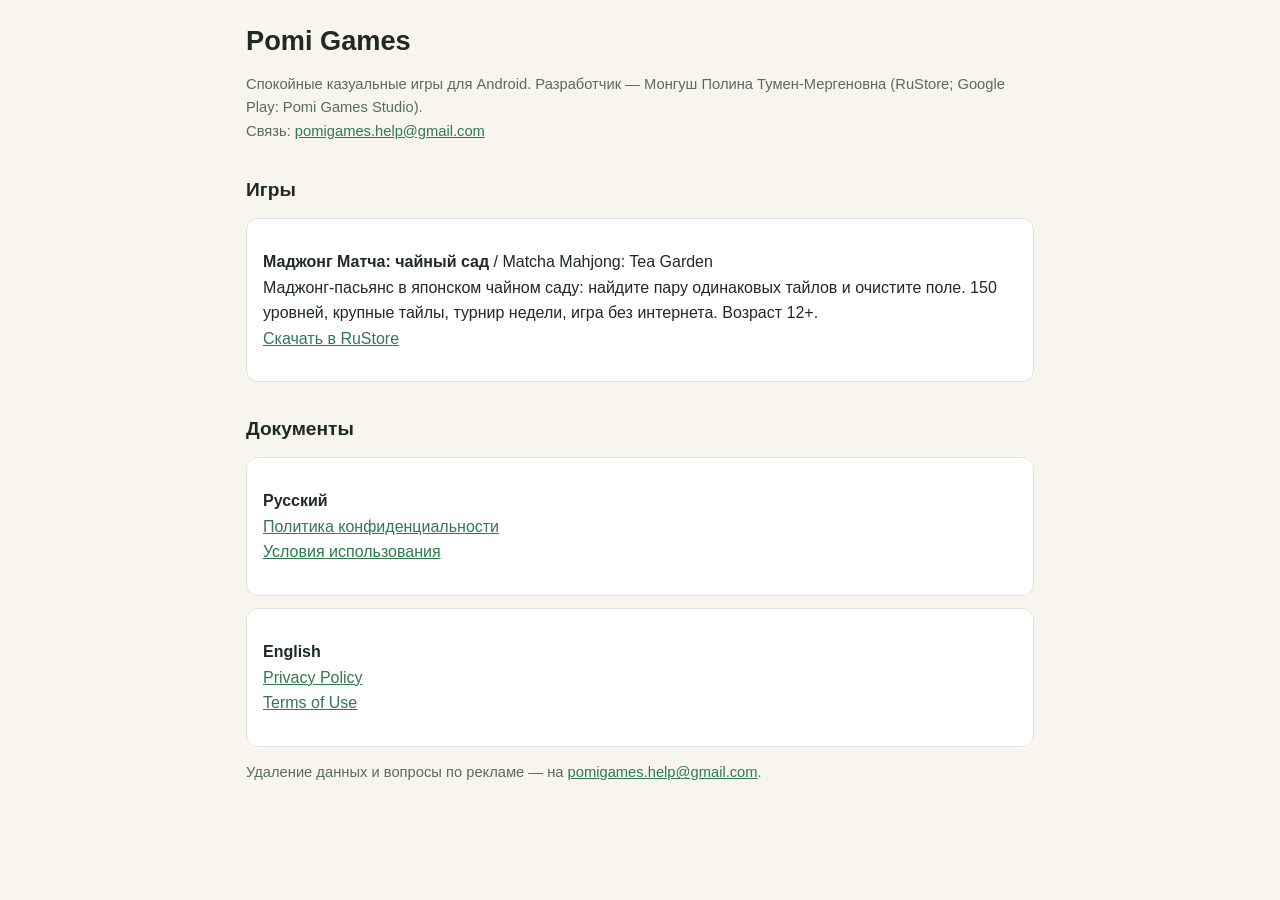
<file: index.html>
<!doctype html>
<html lang="ru">
<head>
<meta charset="utf-8">
<meta name="viewport" content="width=device-width, initial-scale=1">
<title>Pomi Games — казуальные игры</title>
<meta name="description" content="Pomi Games — спокойные казуальные игры для Android: «Маджонг Матча: чайный сад».">
<link rel="stylesheet" href="style.css">
</head>
<body>
<main>
<header>
<h1>Pomi Games</h1>
<p class="muted">Спокойные казуальные игры для Android. Разработчик — Монгуш Полина Тумен-Мергеновна (RuStore; Google Play: Pomi Games Studio).<br>
Связь: <a href="mailto:pomigames.help@gmail.com">pomigames.help@gmail.com</a></p>
</header>

<h2>Игры</h2>
<div class="card">
<p><b>Маджонг Матча: чайный сад</b> / Matcha Mahjong: Tea Garden<br>
Маджонг-пасьянс в японском чайном саду: найдите пару одинаковых тайлов и очистите поле. 150 уровней, крупные тайлы,
турнир недели, игра без интернета. Возраст 12+.<br>
<a href="https://www.rustore.ru/catalog/app/com.pomigames.matchamahjong">Скачать в RuStore</a></p>
</div>

<h2>Документы</h2>
<div class="card">
<p><b>Русский</b><br>
<a href="ru/privacy.html">Политика конфиденциальности</a><br>
<a href="ru/terms.html">Условия использования</a></p>
</div>
<div class="card">
<p><b>English</b><br>
<a href="en/privacy.html">Privacy Policy</a><br>
<a href="en/terms.html">Terms of Use</a></p>
</div>
<p class="muted">Удаление данных и вопросы по рекламе — на <a href="mailto:pomigames.help@gmail.com">pomigames.help@gmail.com</a>.</p>
</main>
</body>
</html>
</file>
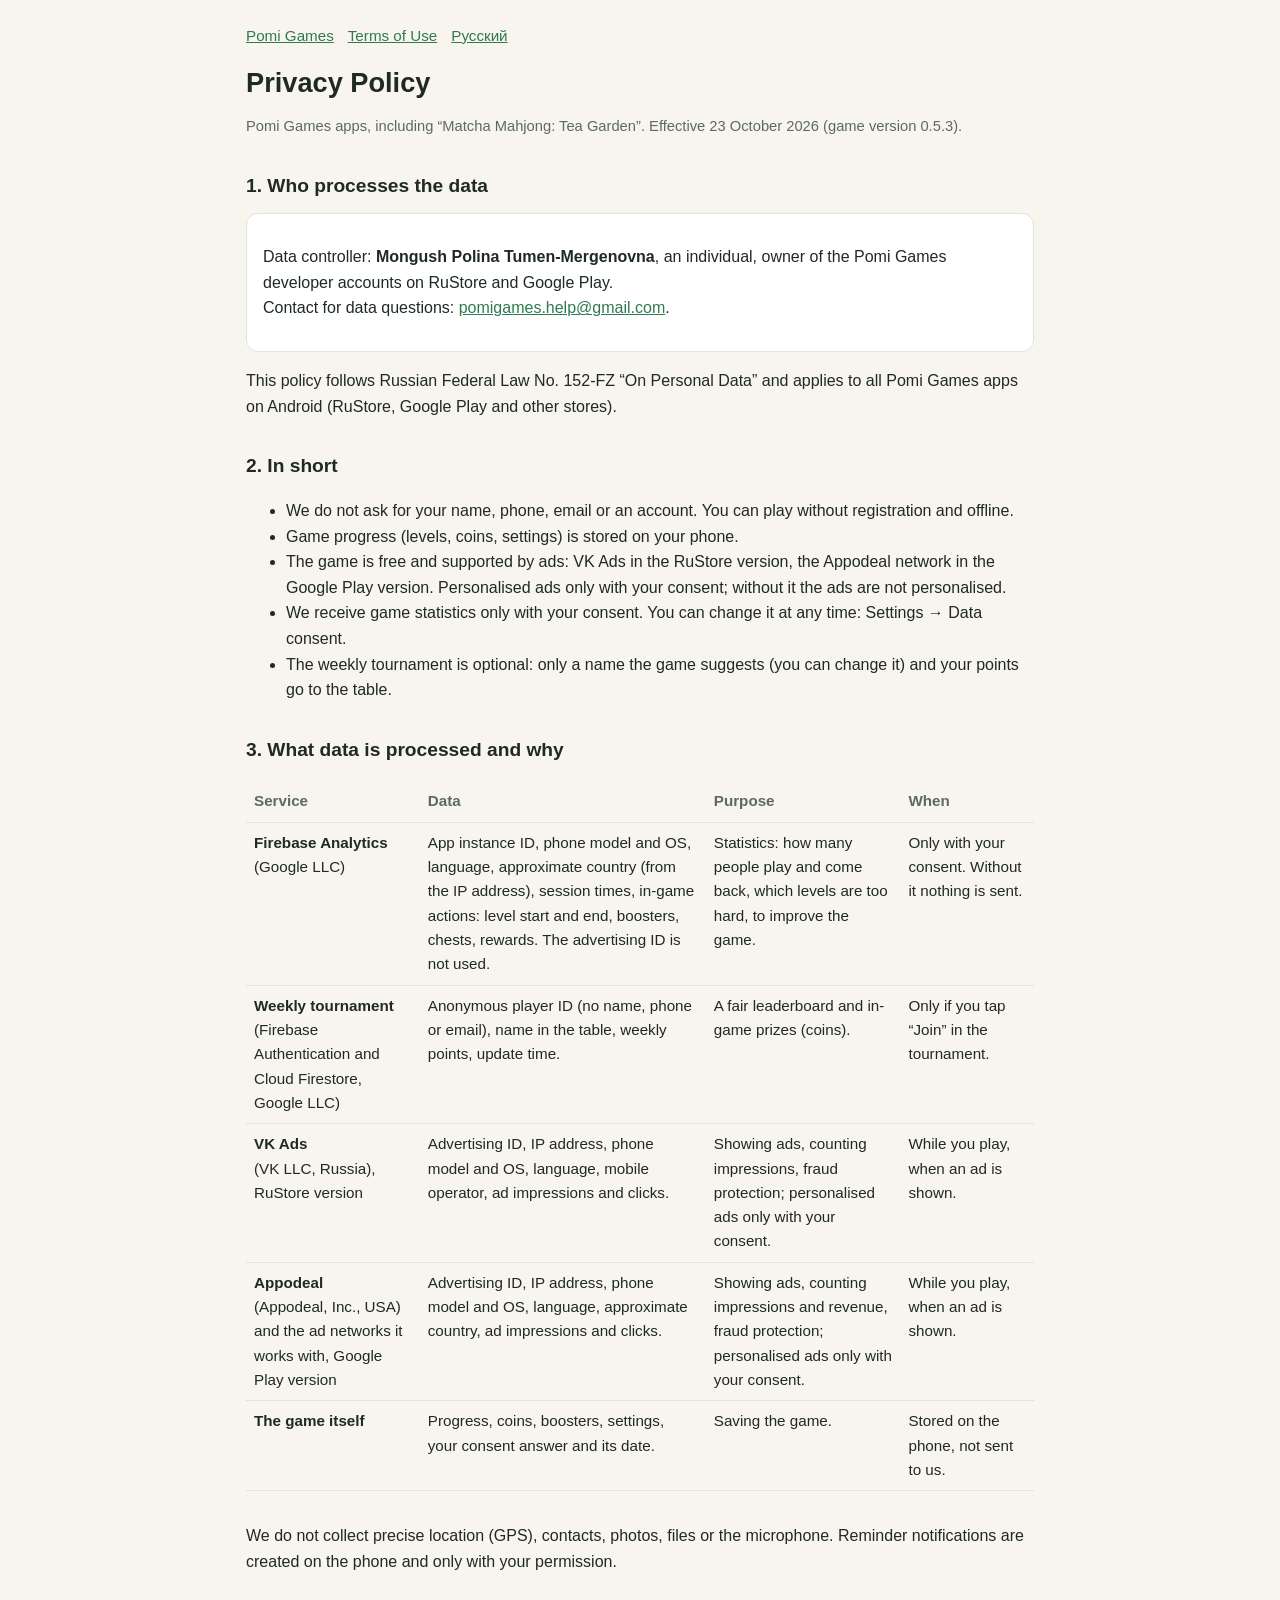
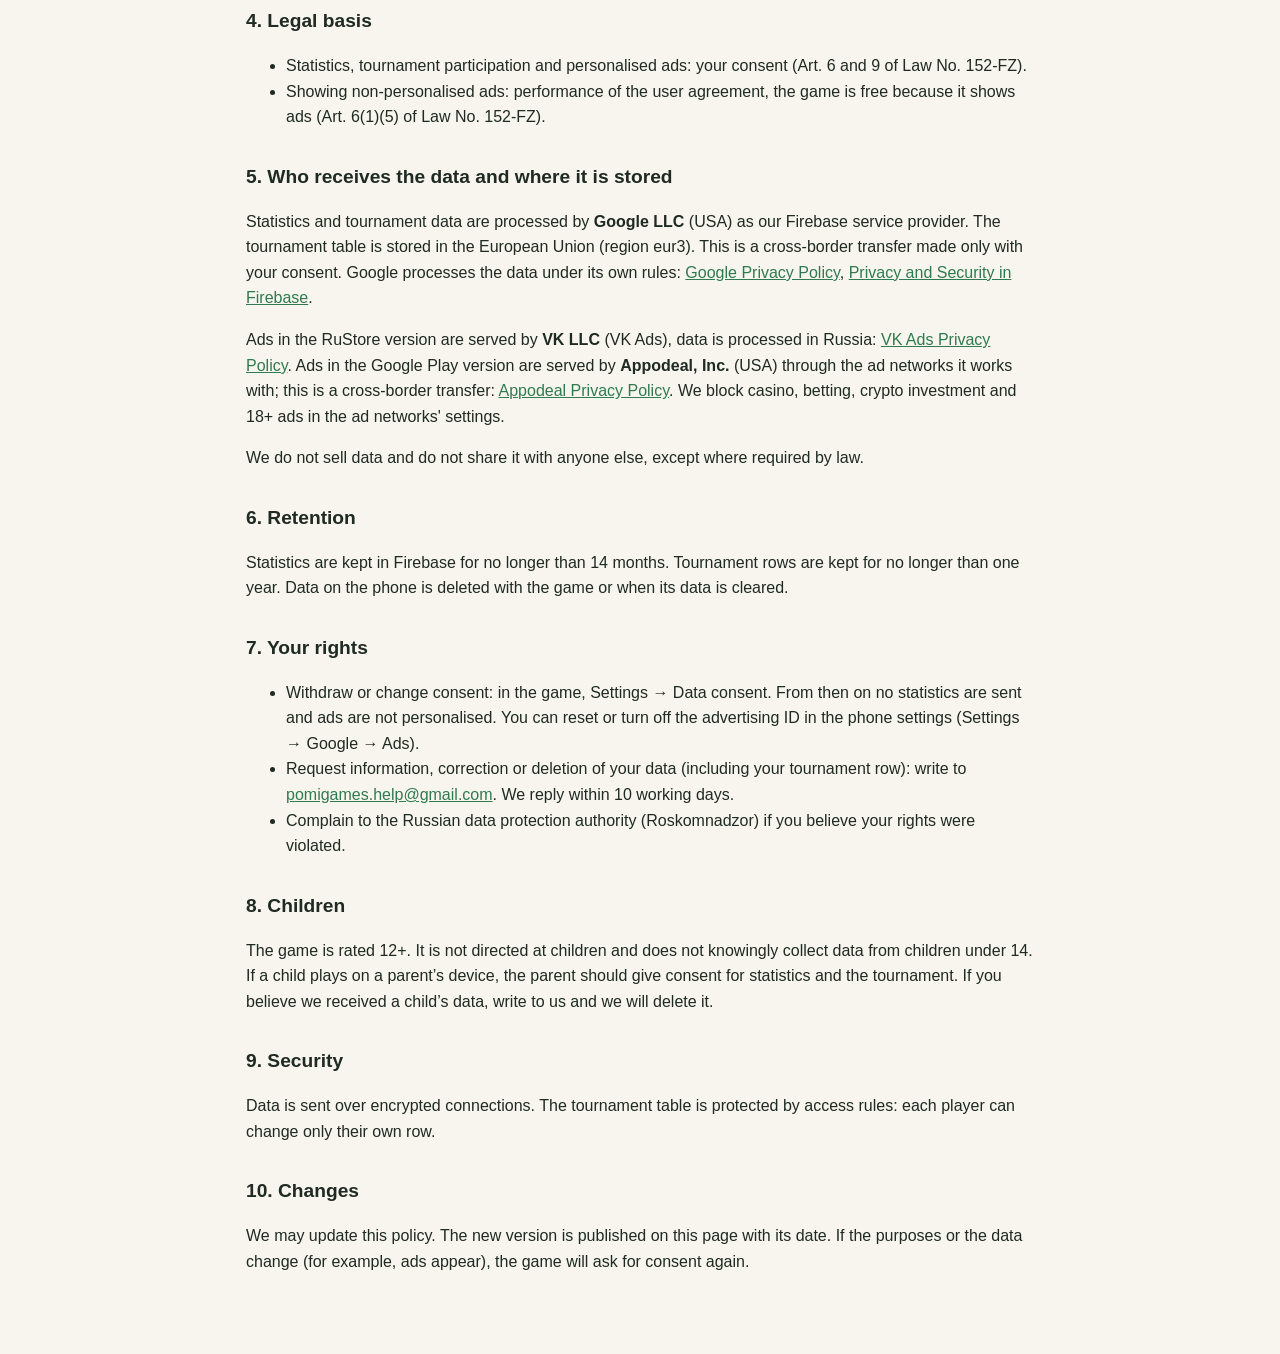
<file: en/privacy.html>
<!doctype html>
<html lang="en">
<head>
<meta charset="utf-8">
<meta name="viewport" content="width=device-width, initial-scale=1">
<title>Privacy Policy — Pomi Games</title>
<link rel="stylesheet" href="../style.css">
</head>
<body>
<main>
<nav><a href="../index.html">Pomi Games</a><a href="terms.html">Terms of Use</a><a href="../ru/privacy.html">Русский</a></nav>
<header>
<h1>Privacy Policy</h1>
<p class="muted">Pomi Games apps, including “Matcha Mahjong: Tea Garden”. Effective 23 October 2026 (game version 0.5.3).</p>
</header>

<h2>1. Who processes the data</h2>
<div class="card">
<p>Data controller: <b>Mongush Polina Tumen-Mergenovna</b>, an individual, owner of the Pomi Games developer accounts on RuStore and Google Play.<br>
Contact for data questions: <a href="mailto:pomigames.help@gmail.com">pomigames.help@gmail.com</a>.</p>
</div>
<p>This policy follows Russian Federal Law No. 152-FZ “On Personal Data” and applies to all Pomi Games apps on Android (RuStore, Google Play and other stores).</p>

<h2>2. In short</h2>
<ul>
<li>We do not ask for your name, phone, email or an account. You can play without registration and offline.</li>
<li>Game progress (levels, coins, settings) is stored on your phone.</li>
<li>The game is free and supported by ads: VK Ads in the RuStore version, the Appodeal network in the Google Play version. Personalised ads only with your consent; without it the ads are not personalised.</li>
<li>We receive game statistics only with your consent. You can change it at any time: Settings → Data consent.</li>
<li>The weekly tournament is optional: only a name the game suggests (you can change it) and your points go to the table.</li>
</ul>

<h2>3. What data is processed and why</h2>
<div class="table-wrap">
<table>
<tr><th>Service</th><th>Data</th><th>Purpose</th><th>When</th></tr>
<tr>
<td><b>Firebase Analytics</b><br>(Google LLC)</td>
<td>App instance ID, phone model and OS, language, approximate country (from the IP address), session times, in-game actions: level start and end, boosters, chests, rewards. The advertising ID is not used.</td>
<td>Statistics: how many people play and come back, which levels are too hard, to improve the game.</td>
<td>Only with your consent. Without it nothing is sent.</td>
</tr>
<tr>
<td><b>Weekly tournament</b><br>(Firebase Authentication and Cloud Firestore, Google LLC)</td>
<td>Anonymous player ID (no name, phone or email), name in the table, weekly points, update time.</td>
<td>A fair leaderboard and in-game prizes (coins).</td>
<td>Only if you tap “Join” in the tournament.</td>
</tr>
<tr>
<td><b>VK Ads</b><br>(VK LLC, Russia), RuStore version</td>
<td>Advertising ID, IP address, phone model and OS, language, mobile operator, ad impressions and clicks.</td>
<td>Showing ads, counting impressions, fraud protection; personalised ads only with your consent.</td>
<td>While you play, when an ad is shown.</td>
</tr>
<tr>
<td><b>Appodeal</b><br>(Appodeal, Inc., USA) and the ad networks it works with, Google Play version</td>
<td>Advertising ID, IP address, phone model and OS, language, approximate country, ad impressions and clicks.</td>
<td>Showing ads, counting impressions and revenue, fraud protection; personalised ads only with your consent.</td>
<td>While you play, when an ad is shown.</td>
</tr>
<tr>
<td><b>The game itself</b></td>
<td>Progress, coins, boosters, settings, your consent answer and its date.</td>
<td>Saving the game.</td>
<td>Stored on the phone, not sent to us.</td>
</tr>
</table>
</div>
<p>We do not collect precise location (GPS), contacts, photos, files or the microphone. Reminder notifications are created on the phone and only with your permission.</p>

<h2>4. Legal basis</h2>
<ul>
<li>Statistics, tournament participation and personalised ads: your consent (Art. 6 and 9 of Law No. 152-FZ).</li>
<li>Showing non-personalised ads: performance of the user agreement, the game is free because it shows ads (Art. 6(1)(5) of Law No. 152-FZ).</li>
</ul>

<h2>5. Who receives the data and where it is stored</h2>
<p>Statistics and tournament data are processed by <b>Google LLC</b> (USA) as our Firebase service provider. The tournament table is stored in the European Union (region eur3). This is a cross-border transfer made only with your consent. Google processes the data under its own rules: <a href="https://policies.google.com/privacy">Google Privacy Policy</a>, <a href="https://firebase.google.com/support/privacy">Privacy and Security in Firebase</a>.</p>
<p>Ads in the RuStore version are served by <b>VK LLC</b> (VK Ads), data is processed in Russia: <a href="https://ads.vk.ru/documents/privacy">VK Ads Privacy Policy</a>. Ads in the Google Play version are served by <b>Appodeal, Inc.</b> (USA) through the ad networks it works with; this is a cross-border transfer: <a href="https://appodeal.com/privacy-policy/">Appodeal Privacy Policy</a>. We block casino, betting, crypto investment and 18+ ads in the ad networks' settings.</p>
<p>We do not sell data and do not share it with anyone else, except where required by law.</p>

<h2>6. Retention</h2>
<p>Statistics are kept in Firebase for no longer than 14 months. Tournament rows are kept for no longer than one year. Data on the phone is deleted with the game or when its data is cleared.</p>

<h2>7. Your rights</h2>
<ul>
<li>Withdraw or change consent: in the game, Settings → Data consent. From then on no statistics are sent and ads are not personalised. You can reset or turn off the advertising ID in the phone settings (Settings → Google → Ads).</li>
<li>Request information, correction or deletion of your data (including your tournament row): write to <a href="mailto:pomigames.help@gmail.com">pomigames.help@gmail.com</a>. We reply within 10 working days.</li>
<li>Complain to the Russian data protection authority (Roskomnadzor) if you believe your rights were violated.</li>
</ul>

<h2>8. Children</h2>
<p>The game is rated 12+. It is not directed at children and does not knowingly collect data from children under 14. If a child plays on a parent’s device, the parent should give consent for statistics and the tournament. If you believe we received a child’s data, write to us and we will delete it.</p>

<h2>9. Security</h2>
<p>Data is sent over encrypted connections. The tournament table is protected by access rules: each player can change only their own row.</p>

<h2>10. Changes</h2>
<p>We may update this policy. The new version is published on this page with its date. If the purposes or the data change (for example, ads appear), the game will ask for consent again.</p>
</main>
</body>
</html>
</file>
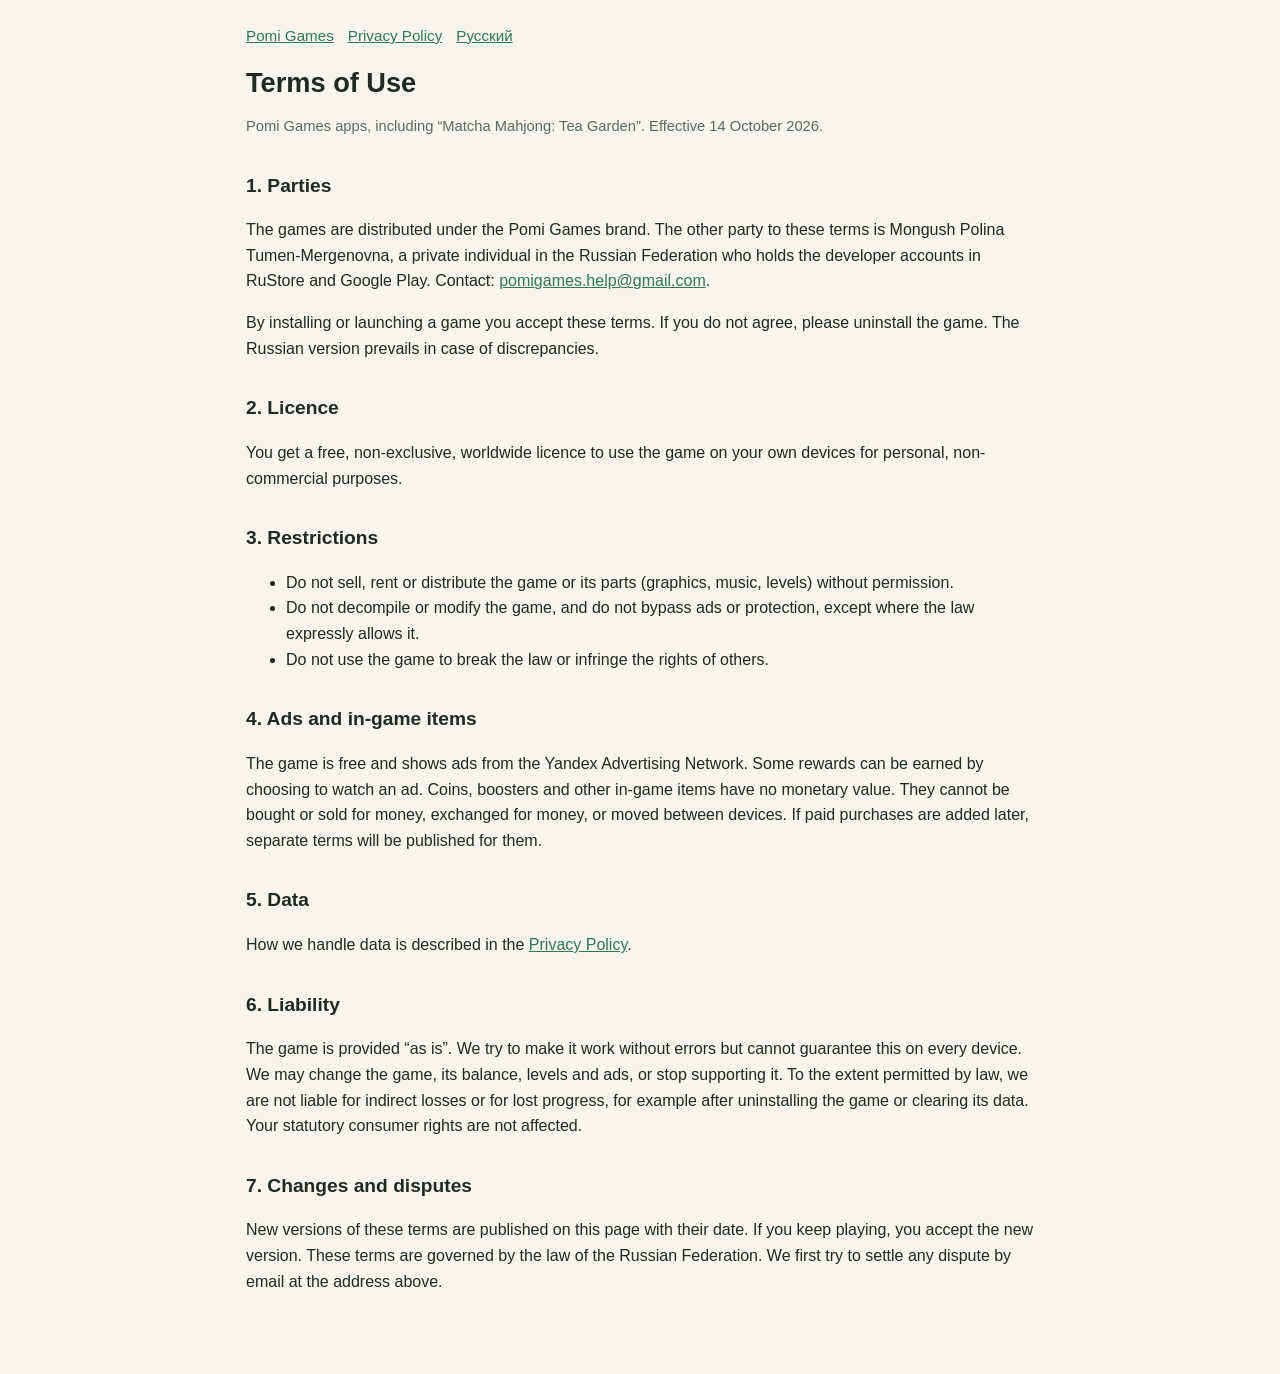
<file: en/terms.html>
<!doctype html>
<html lang="en">
<head>
<meta charset="utf-8">
<meta name="viewport" content="width=device-width, initial-scale=1">
<title>Terms of Use — Pomi Games</title>
<link rel="stylesheet" href="../style.css">
</head>
<body>
<main>
<nav><a href="../index.html">Pomi Games</a><a href="privacy.html">Privacy Policy</a><a href="../ru/terms.html">Русский</a></nav>
<header>
<h1>Terms of Use</h1>
<p class="muted">Pomi Games apps, including “Matcha Mahjong: Tea Garden”. Effective 14 October 2026.</p>
</header>

<h2>1. Parties</h2>
<p>The games are distributed under the Pomi Games brand. The other party to these terms is Mongush Polina Tumen-Mergenovna, a private individual in the Russian Federation who holds the developer accounts in RuStore and Google Play. Contact: <a href="mailto:pomigames.help@gmail.com">pomigames.help@gmail.com</a>.</p>
<p>By installing or launching a game you accept these terms. If you do not agree, please uninstall the game. The Russian version prevails in case of discrepancies.</p>

<h2>2. Licence</h2>
<p>You get a free, non-exclusive, worldwide licence to use the game on your own devices for personal, non-commercial purposes.</p>

<h2>3. Restrictions</h2>
<ul>
<li>Do not sell, rent or distribute the game or its parts (graphics, music, levels) without permission.</li>
<li>Do not decompile or modify the game, and do not bypass ads or protection, except where the law expressly allows it.</li>
<li>Do not use the game to break the law or infringe the rights of others.</li>
</ul>

<h2>4. Ads and in-game items</h2>
<p>The game is free and shows ads from the Yandex Advertising Network. Some rewards can be earned by choosing to watch an ad. Coins, boosters and other in-game items have no monetary value. They cannot be bought or sold for money, exchanged for money, or moved between devices. If paid purchases are added later, separate terms will be published for them.</p>

<h2>5. Data</h2>
<p>How we handle data is described in the <a href="privacy.html">Privacy Policy</a>.</p>

<h2>6. Liability</h2>
<p>The game is provided “as is”. We try to make it work without errors but cannot guarantee this on every device. We may change the game, its balance, levels and ads, or stop supporting it. To the extent permitted by law, we are not liable for indirect losses or for lost progress, for example after uninstalling the game or clearing its data. Your statutory consumer rights are not affected.</p>

<h2>7. Changes and disputes</h2>
<p>New versions of these terms are published on this page with their date. If you keep playing, you accept the new version. These terms are governed by the law of the Russian Federation. We first try to settle any dispute by email at the address above.</p>
</main>
</body>
</html>
</file>
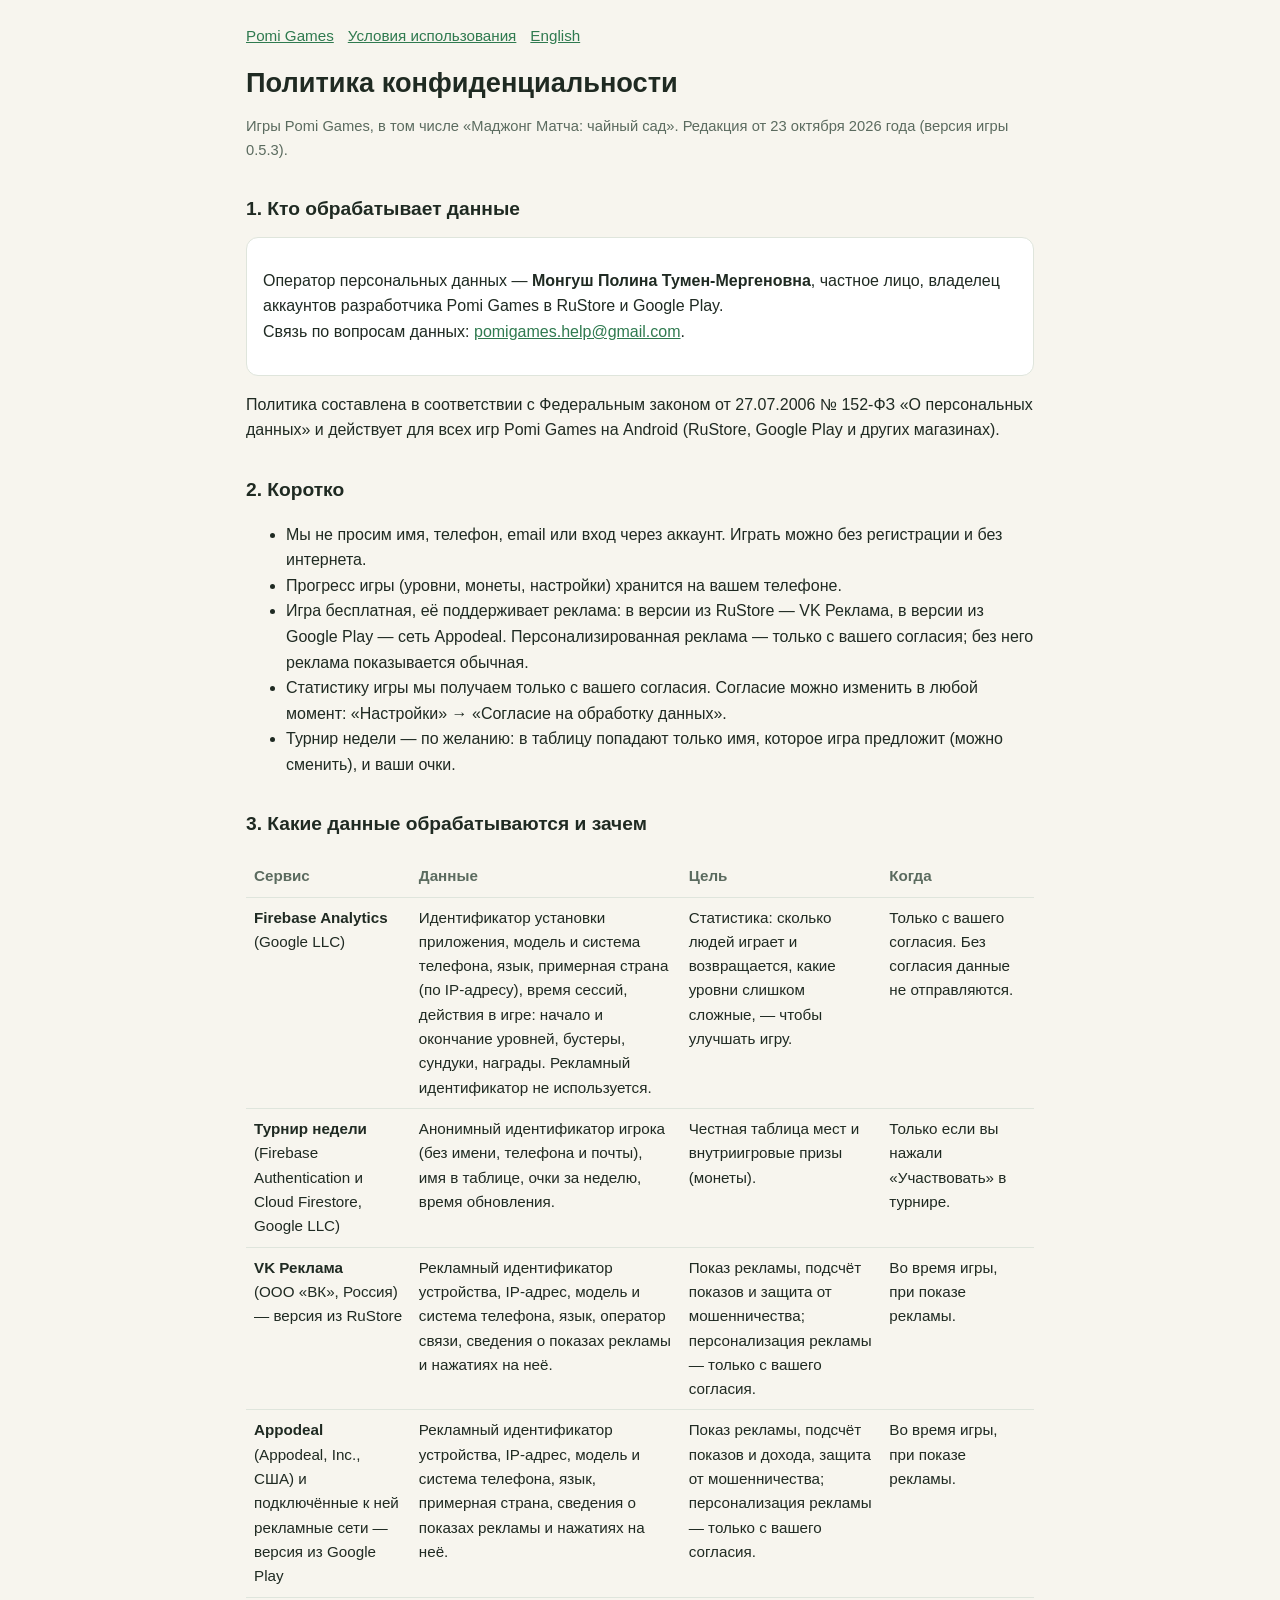
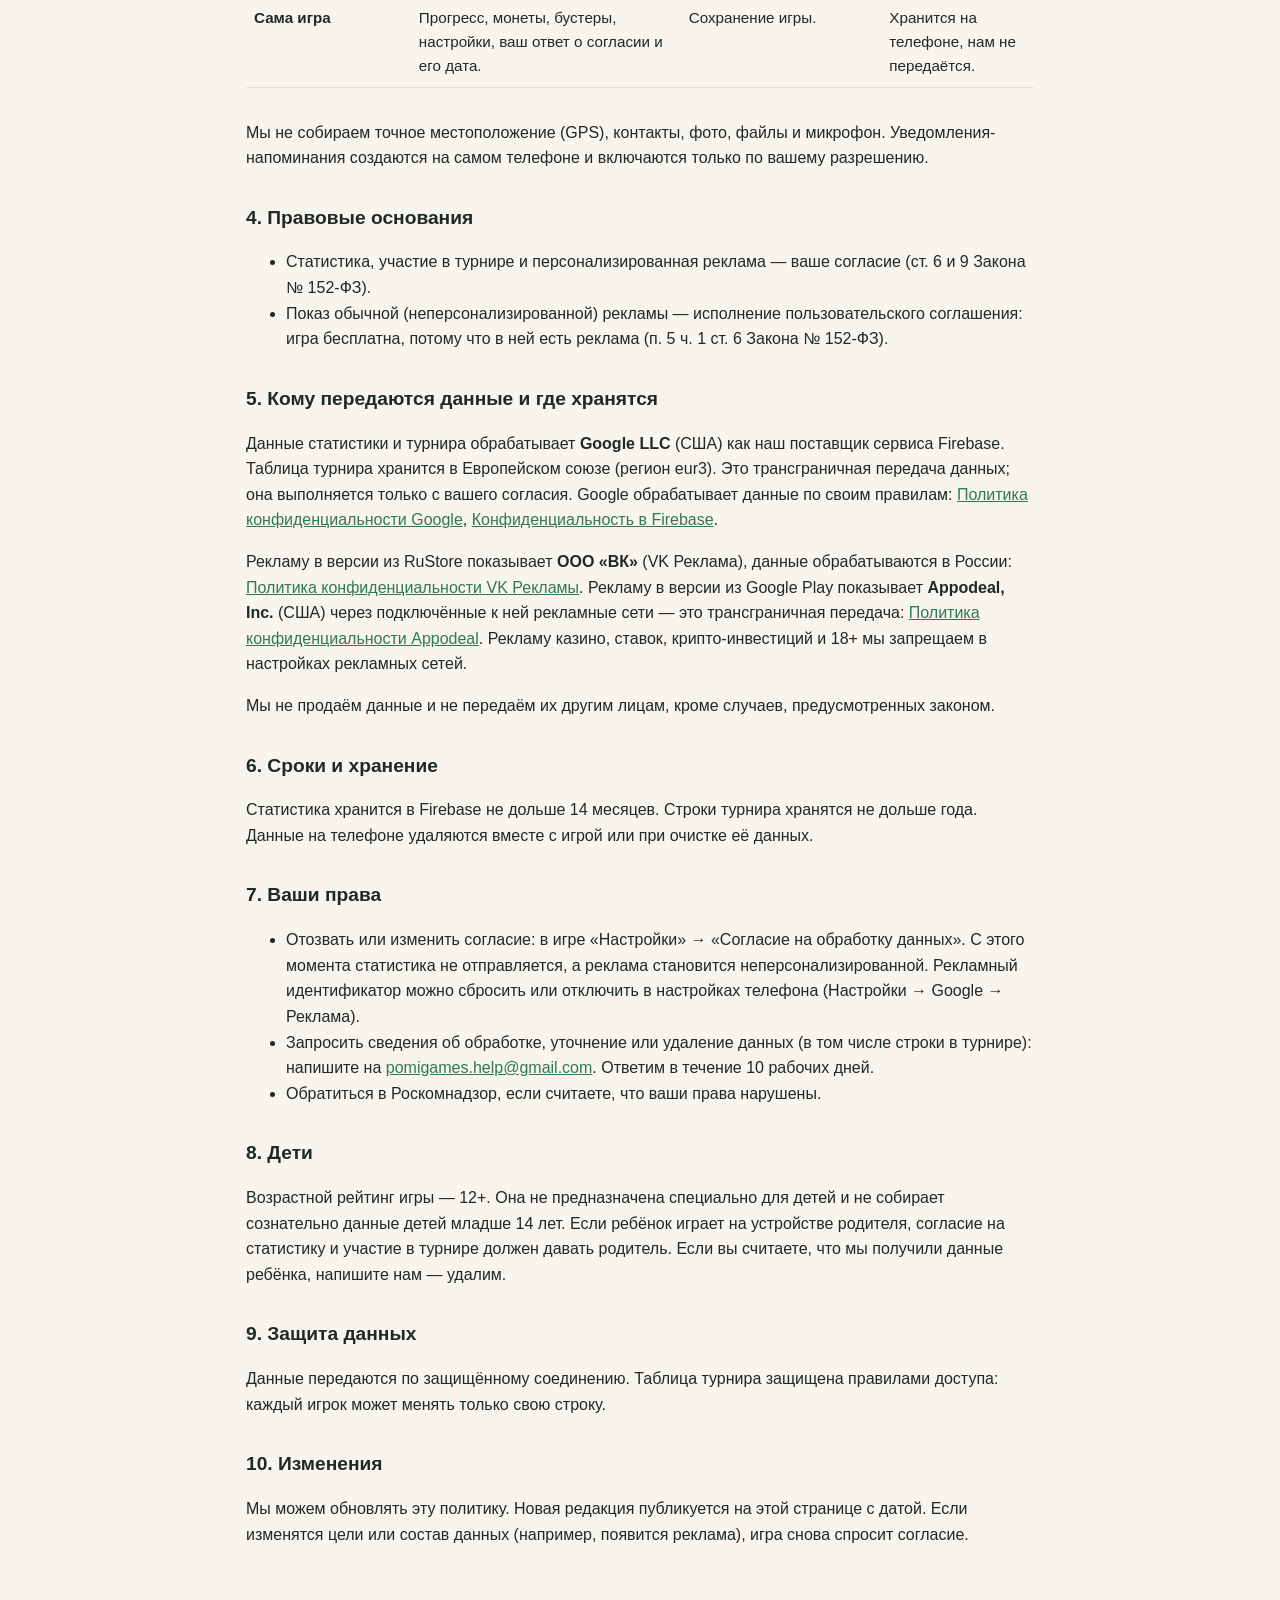
<file: ru/privacy.html>
<!doctype html>
<html lang="ru">
<head>
<meta charset="utf-8">
<meta name="viewport" content="width=device-width, initial-scale=1">
<title>Политика конфиденциальности — Pomi Games</title>
<link rel="stylesheet" href="../style.css">
</head>
<body>
<main>
<nav><a href="../index.html">Pomi Games</a><a href="terms.html">Условия использования</a><a href="../en/privacy.html">English</a></nav>
<header>
<h1>Политика конфиденциальности</h1>
<p class="muted">Игры Pomi Games, в том числе «Маджонг Матча: чайный сад». Редакция от 23 октября 2026 года (версия игры 0.5.3).</p>
</header>

<h2>1. Кто обрабатывает данные</h2>
<div class="card">
<p>Оператор персональных данных — <b>Монгуш Полина Тумен-Мергеновна</b>, частное лицо, владелец аккаунтов разработчика Pomi Games в RuStore и Google Play.<br>
Связь по вопросам данных: <a href="mailto:pomigames.help@gmail.com">pomigames.help@gmail.com</a>.</p>
</div>
<p>Политика составлена в соответствии с Федеральным законом от 27.07.2006 № 152-ФЗ «О персональных данных» и действует для всех игр Pomi Games на Android (RuStore, Google Play и других магазинах).</p>

<h2>2. Коротко</h2>
<ul>
<li>Мы не просим имя, телефон, email или вход через аккаунт. Играть можно без регистрации и без интернета.</li>
<li>Прогресс игры (уровни, монеты, настройки) хранится на вашем телефоне.</li>
<li>Игра бесплатная, её поддерживает реклама: в версии из RuStore — VK Реклама, в версии из Google Play — сеть Appodeal. Персонализированная реклама — только с вашего согласия; без него реклама показывается обычная.</li>
<li>Статистику игры мы получаем только с вашего согласия. Согласие можно изменить в любой момент: «Настройки» → «Согласие на обработку данных».</li>
<li>Турнир недели — по желанию: в таблицу попадают только имя, которое игра предложит (можно сменить), и ваши очки.</li>
</ul>

<h2>3. Какие данные обрабатываются и зачем</h2>
<div class="table-wrap">
<table>
<tr><th>Сервис</th><th>Данные</th><th>Цель</th><th>Когда</th></tr>
<tr>
<td><b>Firebase Analytics</b><br>(Google LLC)</td>
<td>Идентификатор установки приложения, модель и система телефона, язык, примерная страна (по IP-адресу), время сессий, действия в игре: начало и окончание уровней, бустеры, сундуки, награды. Рекламный идентификатор не используется.</td>
<td>Статистика: сколько людей играет и возвращается, какие уровни слишком сложные, — чтобы улучшать игру.</td>
<td>Только с вашего согласия. Без согласия данные не отправляются.</td>
</tr>
<tr>
<td><b>Турнир недели</b><br>(Firebase Authentication и Cloud Firestore, Google LLC)</td>
<td>Анонимный идентификатор игрока (без имени, телефона и почты), имя в таблице, очки за неделю, время обновления.</td>
<td>Честная таблица мест и внутриигровые призы (монеты).</td>
<td>Только если вы нажали «Участвовать» в турнире.</td>
</tr>
<tr>
<td><b>VK Реклама</b><br>(ООО «ВК», Россия) — версия из RuStore</td>
<td>Рекламный идентификатор устройства, IP-адрес, модель и система телефона, язык, оператор связи, сведения о показах рекламы и нажатиях на неё.</td>
<td>Показ рекламы, подсчёт показов и защита от мошенничества; персонализация рекламы — только с вашего согласия.</td>
<td>Во время игры, при показе рекламы.</td>
</tr>
<tr>
<td><b>Appodeal</b><br>(Appodeal, Inc., США) и подключённые к ней рекламные сети — версия из Google Play</td>
<td>Рекламный идентификатор устройства, IP-адрес, модель и система телефона, язык, примерная страна, сведения о показах рекламы и нажатиях на неё.</td>
<td>Показ рекламы, подсчёт показов и дохода, защита от мошенничества; персонализация рекламы — только с вашего согласия.</td>
<td>Во время игры, при показе рекламы.</td>
</tr>
<tr>
<td><b>Сама игра</b></td>
<td>Прогресс, монеты, бустеры, настройки, ваш ответ о согласии и его дата.</td>
<td>Сохранение игры.</td>
<td>Хранится на телефоне, нам не передаётся.</td>
</tr>
</table>
</div>
<p>Мы не собираем точное местоположение (GPS), контакты, фото, файлы и микрофон. Уведомления-напоминания создаются на самом телефоне и включаются только по вашему разрешению.</p>

<h2>4. Правовые основания</h2>
<ul>
<li>Статистика, участие в турнире и персонализированная реклама — ваше согласие (ст. 6 и 9 Закона № 152-ФЗ).</li>
<li>Показ обычной (неперсонализированной) рекламы — исполнение пользовательского соглашения: игра бесплатна, потому что в ней есть реклама (п. 5 ч. 1 ст. 6 Закона № 152-ФЗ).</li>
</ul>

<h2>5. Кому передаются данные и где хранятся</h2>
<p>Данные статистики и турнира обрабатывает <b>Google LLC</b> (США) как наш поставщик сервиса Firebase. Таблица турнира хранится в Европейском союзе (регион eur3). Это трансграничная передача данных; она выполняется только с вашего согласия. Google обрабатывает данные по своим правилам: <a href="https://policies.google.com/privacy">Политика конфиденциальности Google</a>, <a href="https://firebase.google.com/support/privacy">Конфиденциальность в Firebase</a>.</p>
<p>Рекламу в версии из RuStore показывает <b>ООО «ВК»</b> (VK Реклама), данные обрабатываются в России: <a href="https://ads.vk.ru/documents/privacy">Политика конфиденциальности VK Рекламы</a>. Рекламу в версии из Google Play показывает <b>Appodeal, Inc.</b> (США) через подключённые к ней рекламные сети — это трансграничная передача: <a href="https://appodeal.com/privacy-policy/">Политика конфиденциальности Appodeal</a>. Рекламу казино, ставок, крипто-инвестиций и 18+ мы запрещаем в настройках рекламных сетей.</p>
<p>Мы не продаём данные и не передаём их другим лицам, кроме случаев, предусмотренных законом.</p>

<h2>6. Сроки и хранение</h2>
<p>Статистика хранится в Firebase не дольше 14 месяцев. Строки турнира хранятся не дольше года. Данные на телефоне удаляются вместе с игрой или при очистке её данных.</p>

<h2>7. Ваши права</h2>
<ul>
<li>Отозвать или изменить согласие: в игре «Настройки» → «Согласие на обработку данных». С этого момента статистика не отправляется, а реклама становится неперсонализированной. Рекламный идентификатор можно сбросить или отключить в настройках телефона (Настройки → Google → Реклама).</li>
<li>Запросить сведения об обработке, уточнение или удаление данных (в том числе строки в турнире): напишите на <a href="mailto:pomigames.help@gmail.com">pomigames.help@gmail.com</a>. Ответим в течение 10 рабочих дней.</li>
<li>Обратиться в Роскомнадзор, если считаете, что ваши права нарушены.</li>
</ul>

<h2>8. Дети</h2>
<p>Возрастной рейтинг игры — 12+. Она не предназначена специально для детей и не собирает сознательно данные детей младше 14 лет. Если ребёнок играет на устройстве родителя, согласие на статистику и участие в турнире должен давать родитель. Если вы считаете, что мы получили данные ребёнка, напишите нам — удалим.</p>

<h2>9. Защита данных</h2>
<p>Данные передаются по защищённому соединению. Таблица турнира защищена правилами доступа: каждый игрок может менять только свою строку.</p>

<h2>10. Изменения</h2>
<p>Мы можем обновлять эту политику. Новая редакция публикуется на этой странице с датой. Если изменятся цели или состав данных (например, появится реклама), игра снова спросит согласие.</p>
</main>
</body>
</html>
</file>
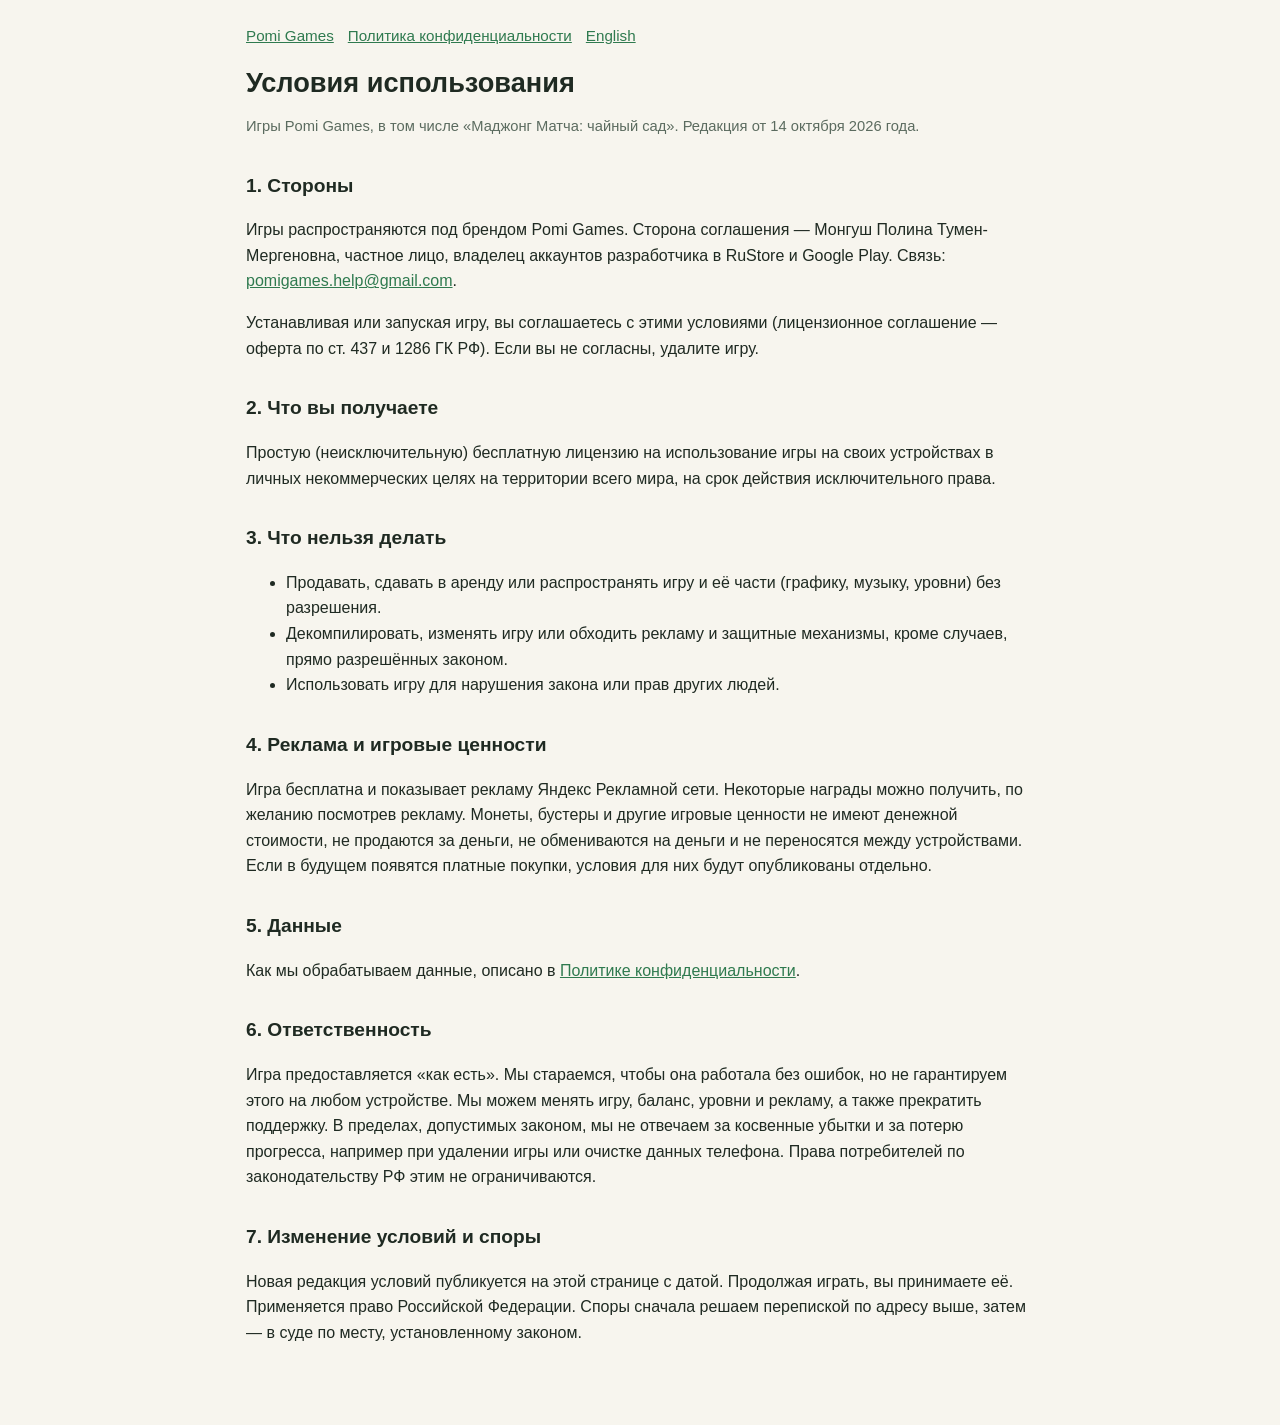
<file: ru/terms.html>
<!doctype html>
<html lang="ru">
<head>
<meta charset="utf-8">
<meta name="viewport" content="width=device-width, initial-scale=1">
<title>Условия использования — Pomi Games</title>
<link rel="stylesheet" href="../style.css">
</head>
<body>
<main>
<nav><a href="../index.html">Pomi Games</a><a href="privacy.html">Политика конфиденциальности</a><a href="../en/terms.html">English</a></nav>
<header>
<h1>Условия использования</h1>
<p class="muted">Игры Pomi Games, в том числе «Маджонг Матча: чайный сад». Редакция от 14 октября 2026 года.</p>
</header>

<h2>1. Стороны</h2>
<p>Игры распространяются под брендом Pomi Games. Сторона соглашения — Монгуш Полина Тумен-Мергеновна, частное лицо, владелец аккаунтов разработчика в RuStore и Google Play. Связь: <a href="mailto:pomigames.help@gmail.com">pomigames.help@gmail.com</a>.</p>
<p>Устанавливая или запуская игру, вы соглашаетесь с этими условиями (лицензионное соглашение — оферта по ст. 437 и 1286 ГК РФ). Если вы не согласны, удалите игру.</p>

<h2>2. Что вы получаете</h2>
<p>Простую (неисключительную) бесплатную лицензию на использование игры на своих устройствах в личных некоммерческих целях на территории всего мира, на срок действия исключительного права.</p>

<h2>3. Что нельзя делать</h2>
<ul>
<li>Продавать, сдавать в аренду или распространять игру и её части (графику, музыку, уровни) без разрешения.</li>
<li>Декомпилировать, изменять игру или обходить рекламу и защитные механизмы, кроме случаев, прямо разрешённых законом.</li>
<li>Использовать игру для нарушения закона или прав других людей.</li>
</ul>

<h2>4. Реклама и игровые ценности</h2>
<p>Игра бесплатна и показывает рекламу Яндекс Рекламной сети. Некоторые награды можно получить, по желанию посмотрев рекламу. Монеты, бустеры и другие игровые ценности не имеют денежной стоимости, не продаются за деньги, не обмениваются на деньги и не переносятся между устройствами. Если в будущем появятся платные покупки, условия для них будут опубликованы отдельно.</p>

<h2>5. Данные</h2>
<p>Как мы обрабатываем данные, описано в <a href="privacy.html">Политике конфиденциальности</a>.</p>

<h2>6. Ответственность</h2>
<p>Игра предоставляется «как есть». Мы стараемся, чтобы она работала без ошибок, но не гарантируем этого на любом устройстве. Мы можем менять игру, баланс, уровни и рекламу, а также прекратить поддержку. В пределах, допустимых законом, мы не отвечаем за косвенные убытки и за потерю прогресса, например при удалении игры или очистке данных телефона. Права потребителей по законодательству РФ этим не ограничиваются.</p>

<h2>7. Изменение условий и споры</h2>
<p>Новая редакция условий публикуется на этой странице с датой. Продолжая играть, вы принимаете её. Применяется право Российской Федерации. Споры сначала решаем перепиской по адресу выше, затем — в суде по месту, установленному законом.</p>
</main>
</body>
</html>
</file>
<file: style.css>
:root {
  --bg: #f7f5ee;
  --text: #1f2a22;
  --muted: #5b6b5f;
  --accent: #2f7a4f;
  --card: #ffffff;
  --line: #dfe5dc;
}
@media (prefers-color-scheme: dark) {
  :root {
    --bg: #101914;
    --text: #e8efe9;
    --muted: #9fb0a4;
    --accent: #7fcf9b;
    --card: #17231c;
    --line: #2a3a30;
  }
}
* { box-sizing: border-box; }
body {
  margin: 0;
  background: var(--bg);
  color: var(--text);
  font: 16px/1.6 -apple-system, "Segoe UI", Roboto, Arial, sans-serif;
}
main {
  max-width: 820px;
  margin: 0 auto;
  padding: 24px 16px 64px;
}
header { margin-bottom: 24px; }
h1 { font-size: 1.7rem; line-height: 1.25; margin: 0 0 6px; }
h2 { font-size: 1.2rem; margin: 32px 0 8px; }
p, li { color: var(--text); }
.muted { color: var(--muted); font-size: 0.92rem; }
a { color: var(--accent); }
nav { display: flex; gap: 14px; flex-wrap: wrap; font-size: 0.95rem; margin-bottom: 18px; }
table { width: 100%; border-collapse: collapse; margin: 8px 0 16px; font-size: 0.95rem; }
th, td { text-align: left; vertical-align: top; padding: 8px; border-bottom: 1px solid var(--line); }
th { color: var(--muted); font-weight: 600; }
.card {
  background: var(--card);
  border: 1px solid var(--line);
  border-radius: 12px;
  padding: 14px 16px;
  margin: 12px 0;
}
.table-wrap { overflow-x: auto; }
</file>
